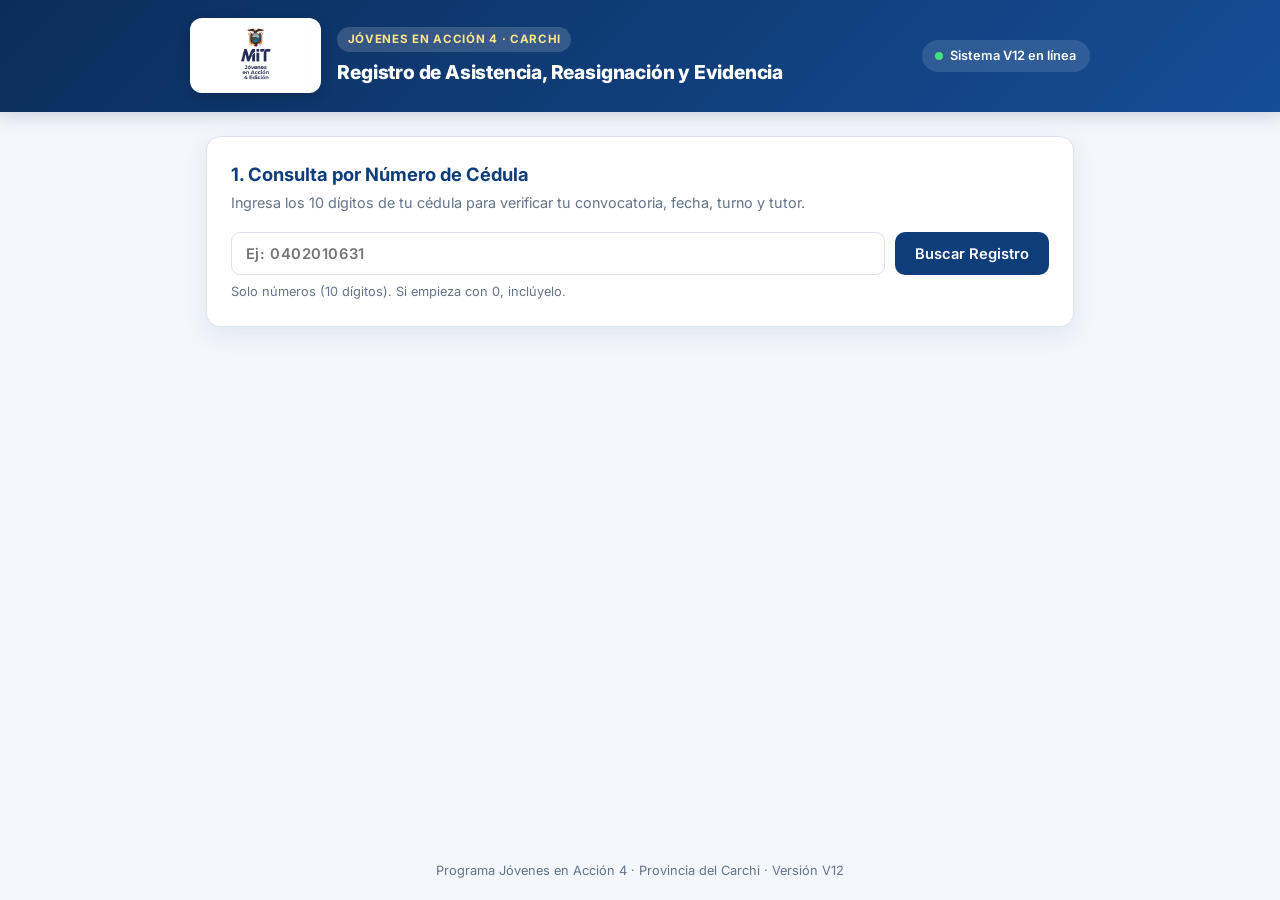
<file: index.html>
<!DOCTYPE html>
<html lang="es">
<head>
  <meta charset="UTF-8" />
  <meta name="viewport" content="width=device-width, initial-scale=1.0" />
  <title>Jóvenes en Acción 4 · Carchi</title>
  <link rel="icon" type="image/jpeg" href="IMG_2891.jpeg" />
  <link rel="apple-touch-icon" href="IMG_2891.jpeg" />
  <meta name="apple-mobile-web-app-title" content="Jóvenes en Acción 4 · Carchi" />
  <meta name="application-name" content="Jóvenes en Acción 4 · Carchi" />
  <link rel="preconnect" href="https://fonts.googleapis.com" />
  <link rel="preconnect" href="https://fonts.gstatic.com" crossorigin />
  <link href="https://fonts.googleapis.com/css2?family=Inter:wght@400;500;600;700;800&display=swap" rel="stylesheet" />
  <link rel="stylesheet" href="style.css?v=6" />
</head>
<body>
  <header class="topbar">
    <div class="topbar-inner">
      <div class="brand-wrap">
        <div class="logo-box">
          <img src="IMG_2891.jpeg" alt="MiT Jóvenes en Acción 4 Edición" class="brand-logo" />
        </div>
        <div class="brand">
          <span class="badge-program">JÓVENES EN ACCIÓN 4 · CARCHI</span>
          <h1>Registro de Asistencia, Reasignación y Evidencia</h1>
        </div>
      </div>
      <div class="status-pill" id="apiStatusPill">
        <span class="dot"></span>
        <span>Sistema V12 en línea</span>
      </div>
    </div>
  </header>

  <main class="container">
    <!-- PASO 1: BUSCADOR POR CÉDULA -->
    <section class="card search-card">
      <div class="card-header">
        <h2>1. Consulta por Número de Cédula</h2>
        <p>Ingresa los 10 dígitos de tu cédula para verificar tu convocatoria, fecha, turno y tutor.</p>
      </div>

      <form id="formBuscar" class="search-form" autocomplete="off">
        <div class="input-group">
          <input
            type="text"
            id="inputCedula"
            inputmode="numeric"
            maxlength="10"
            placeholder="Ej: 0402010631"
            required
          />
          <button type="submit" id="btnBuscar" class="btn btn-primary">
            Buscar Registro
          </button>
        </div>
        <small class="hint">Solo números (10 dígitos). Si empieza con 0, inclúyelo.</small>
      </form>

      <div id="mensajeBusqueda" class="alert hidden"></div>
    </section>

    <!-- PASO 2: FICHA DEL JOVEN Y FORMULARIO -->
    <section id="seccionResultado" class="hidden">
      <!-- TARJETA DE INFORMACIÓN DEL JOVEN -->
      <article class="card info-card">
        <div class="card-header row-between">
          <div>
            <span class="eyebrow">REGISTRO ENCONTRADO</span>
            <h2 id="lblNombre">—</h2>
          </div>
          <span id="badgeEstado" class="badge badge-pending">Pendiente</span>
        </div>

        <div id="bannerFechaConvocatoria" class="fecha-banner hidden">
          <span class="fecha-icon">📅</span>
          <div>
            <small>FECHA DE CONVOCATORIA</small>
            <strong id="lblFechaConvocatoria">—</strong>
          </div>
        </div>

        <div class="grid-datos">
          <div class="dato-box">
            <span class="dato-label">Cédula</span>
            <strong id="lblCedula">—</strong>
          </div>
          <div class="dato-box">
            <span class="dato-label">Cantón Domicilio</span>
            <strong id="lblCanton">—</strong>
          </div>
          <div class="dato-box">
            <span class="dato-label">Pestaña / Grupo Actual</span>
            <strong id="lblHojaActual">—</strong>
          </div>
          <div class="dato-box">
            <span class="dato-label">Tutor General</span>
            <strong id="lblTutor">—</strong>
          </div>
          <div class="dato-box">
            <span class="dato-label">Turno / Horario</span>
            <strong id="lblHorario">—</strong>
          </div>
          <div class="dato-box">
            <span class="dato-label">Grupo de Apoyo / Dependencia</span>
            <strong id="lblGrupoApoyo">—</strong>
          </div>
          <div class="dato-box">
            <span class="dato-label">Subtutor / Reasignación</span>
            <strong id="lblSubtutorActual">—</strong>
          </div>
          <div class="dato-box">
            <span class="dato-label">¿Estudia actualmente?</span>
            <strong id="lblEstudiaActual">—</strong>
          </div>
        </div>

        <!-- PANEL ADMINISTRATIVO DE TRASLADO CON PIN 2026 -->
        <div class="admin-panel">
          <button type="button" id="btnToggleAdmin" class="btn-link">
            🔒 Opciones de Tutor: Trasladar joven a otra hoja / grupo
          </button>

          <div id="boxAdminReasignar" class="admin-box hidden">
            <p class="admin-note">
              Traslada físicamente este registro hacia otra pestaña de la Base Maestra (conservando su cantón de domicilio y actualizando el Buscador).
            </p>
            <div class="admin-grid">
              <div>
                <label for="selectNuevaHoja">Pestaña / Grupo Destino</label>
                <select id="selectNuevaHoja">
                  <option value="">-- Selecciona destino --</option>
                  <option value="Grupo Prioritario">Grupo Prioritario</option>
                  <option value="Fin de Semana">Fin de Semana</option>
                  <option value="Ximena">Ximena</option>
                  <option value="Patricio">Patricio</option>
                  <option value="Tulcán">Tulcán</option>
                  <option value="Montúfar">Montúfar</option>
                  <option value="Espejo">Espejo</option>
                  <option value="Mira">Mira</option>
                  <option value="Bolívar">Bolívar</option>
                  <option value="San Pedro de Huaca">San Pedro de Huaca</option>
                  <option value="No Presentados">No Presentados</option>
                  <option value="Sin Cantón">Sin Cantón</option>
                </select>
              </div>
              <div>
                <label for="inputPinAdmin">PIN de Tutor</label>
                <input type="password" id="inputPinAdmin" maxlength="8" placeholder="PIN" />
              </div>
              <div class="admin-btn-wrap">
                <button type="button" id="btnEjecutarTraslado" class="btn btn-warning">
                  Ejecutar Traslado
                </button>
              </div>
            </div>
            <div id="mensajeAdmin" class="alert hidden"></div>
          </div>
        </div>
      </article>

      <!-- TARJETA 2: CONFIRMACIÓN DE DATOS Y EVIDENCIA FOTOGRÁFICA -->
      <article class="card form-card">
        <div class="card-header">
          <h2>2. Confirmación de Datos y Evidencia Fotográfica</h2>
          <p id="subtituloFormulario">
            Completa tus datos de seguimiento y sube tu fotografía de asistencia.
          </p>
        </div>

        <form id="formRegistro">
          <div id="bloqueActualizacionDatos">
            <div class="form-grid">
              <div class="form-group">
                <label for="selectEstudia">¿Estudia actualmente? *</label>
                <select id="selectEstudia" required onchange="toggleCampoDondeEstudia(this.value)">
                  <option value="">-- Selecciona una opción --</option>
                  <option value="Sí">Sí</option>
                  <option value="No">No</option>
                </select>
              </div>

              <div class="form-group">
                <label for="selectSubtutor">Subtutor / Reasignación *</label>
                <select id="selectSubtutor" required>
                  <option value="">Selecciona tu subtutor o grupo...</option>
                  <option value="Mantenerme en el actual">Mantenerme en el actual</option>
                  <option value="Tenencia o jefatura política">Tenencia o jefatura política</option>
                  <option value="Puntos digitales">Puntos digitales</option>
                  <option value="Gestión documental Ximena R">Gestión documental Ximena R</option>
                  <option value="Gestión documental Patricio E">Gestión documental Patricio E</option>
                  <option value="Apoyo administrativo">Apoyo administrativo</option>
                  <option value="Apoyo comunitario">Apoyo comunitario</option>
                  <option value="Grupo Prioritario">Grupo Prioritario</option>
                </select>
              </div>

              <div class="form-group full-width hidden" id="grupoDondeEstudia" style="display: none;">
                <label for="inputDondeEstudia">¿Dónde estudia? (Institución / Universidad / Colegio) *</label>
                <input
                  type="text"
                  id="inputDondeEstudia"
                  maxlength="120"
                  placeholder="Escribe el nombre de tu Universidad, Instituto o Colegio..."
                />
              </div>

              <div class="form-group hidden" id="grupoCantonUbicacion">
                <label for="selectCantonUbicado">Cantón donde realiza actividades *</label>
                <select id="selectCantonUbicado">
                  <option value="">-- Selecciona cantón --</option>
                  <option value="Tulcán">Tulcán</option>
                  <option value="Montúfar">Montúfar</option>
                  <option value="Espejo">Espejo</option>
                  <option value="Mira">Mira</option>
                  <option value="Bolívar">Bolívar</option>
                  <option value="San Pedro de Huaca">San Pedro de Huaca</option>
                </select>
              </div>

              <div class="form-group full-width">
                <label for="inputObservacion">Observación o novedad (opcional)</label>
                <input
                  type="text"
                  id="inputObservacion"
                  maxlength="140"
                  placeholder="Ej: Asiste puntual / Cambio de horario autorizado"
                />
              </div>
            </div>
          </div>

          <div class="foto-section">
            <label class="foto-label">Fotografía de Evidencia / Asistencia *</label>
            <p class="foto-hint">
              Puedes tomar una foto con la cámara o seleccionar una imagen. Se guardará automáticamente con tu número de cédula.
            </p>

            <div class="foto-actions">
              <label for="inputFotoCamara" class="btn btn-secondary">📷 Tomar Foto</label>
              <input type="file" id="inputFotoCamara" accept="image/*" capture="user" class="hidden-file" />

              <label for="inputFotoGaleria" class="btn btn-outline">🖼️ Subir desde Galería</label>
              <input type="file" id="inputFotoGaleria" accept="image/*" class="hidden-file" />
            </div>

            <div id="previewContainer" class="preview-box hidden">
              <img id="imgPreview" alt="Vista previa de evidencia" />
              <button type="button" id="btnQuitarFoto" class="btn-remove-foto">✕ Quitar imagen</button>
            </div>
          </div>

          <div class="submit-bar">
            <button type="submit" id="btnGuardar" class="btn btn-success btn-lg">
              Guardar Registro y Subir Evidencia
            </button>
          </div>
        </form>

        <div id="mensajeGuardado" class="alert hidden"></div>
      </article>

      <!-- TARJETA 3: ACTIVIDAD ADICIONAL — CAPACITACIÓN Y ENTREGA DE CERTIFICADOS -->
      <article id="seccionCertificados" class="card cert-card hidden">
        <div class="card-header row-between">
          <div>
            <span class="eyebrow-cert">🔓 SECCIÓN DESBLOQUEADA · ACTIVIDAD ADICIONAL</span>
            <h2>3. Capacitación Virtual y Entrega de Certificados</h2>
          </div>
          <span class="badge badge-info">Mínimo 2 / semana</span>
        </div>

        <div class="cert-info-box">
          <p class="cert-desc">
            Como parte de tu formación integral en <strong>Jóvenes en Acción 4</strong>, esta es una
            <strong>actividad adicional de cumplimiento obligatorio</strong> que podrás desarrollar de manera continua
            <strong>a partir del 29</strong>.
          </p>
          <ul class="cert-rules">
            <li>📌 <strong>Escoge la plataforma oficial de tu preferencia</strong> entre las tres opciones habilitadas abajo.</li>
            <li>📌 Completa los cursos de tu interés y obtén tus certificados aprobados.</li>
            <li>📌 Debes subir en este apartado <strong>al menos dos (2) certificados por semana</strong> mediante fotografía o captura nítida.</li>
          </ul>

          <p class="platform-choose-label">Elige una plataforma de capacitación para ingresar:</p>
          <div class="platform-grid">
            <a href="https://capacitateparaelempleo.org/cursos" target="_blank" rel="noopener noreferrer" class="btn btn-platform">
              🎓 Capacítate para el Empleo ↗
            </a>
            <a href="https://elearning.trabajo.gob.ec/" target="_blank" rel="noopener noreferrer" class="btn btn-platform btn-platform-alt">
              💼 Ministerio del Trabajo (E-Learning) ↗
            </a>
            <a href="https://cursos.seps.gob.ec/login/index.php" target="_blank" rel="noopener noreferrer" class="btn btn-platform btn-platform-seps">
              🏛️ Cursos Virtuales SEPS ↗
            </a>
          </div>
        </div>

        <form id="formCertificado" class="cert-form">
          <div class="form-grid">
            <div class="form-group">
              <label for="selectPlataformaCert">Plataforma donde realizaste el curso *</label>
              <select id="selectPlataformaCert" required>
                <option value="">-- Selecciona plataforma --</option>
                <option value="Capacítate para el Empleo">Capacítate para el Empleo</option>
                <option value="Ministerio del Trabajo (E-Learning)">Ministerio del Trabajo (E-Learning)</option>
                <option value="Cursos Virtuales SEPS">Cursos Virtuales SEPS</option>
              </select>
            </div>

            <div class="form-group">
              <label for="selectSemanaCert">Semana de Entrega *</label>
              <select id="selectSemanaCert" required>
                <option value="">-- Selecciona semana --</option>
                <option value="Semana 1 (Desde el 29)">Semana 1 (Desde el 29)</option>
                <option value="Semana 2">Semana 2</option>
                <option value="Semana 3">Semana 3</option>
                <option value="Semana 4">Semana 4</option>
                <option value="Semana Adicional">Semana Adicional</option>
              </select>
            </div>

            <div class="form-group full-width">
              <label for="inputNombreCurso">Nombre del Curso Aprobado *</label>
              <input
                type="text"
                id="inputNombreCurso"
                maxlength="120"
                placeholder="Ej: Atención al Cliente / Emprendimiento / Finanzas Personales"
                required
              />
            </div>
          </div>

          <div class="foto-section cert-upload-box">
            <label class="foto-label">Fotografía o Captura del Certificado (Solo Imagen JPG/PNG) *</label>
            <p class="foto-hint">
              Para optimizar el almacenamiento, sube únicamente una <strong>foto o captura de pantalla legible</strong> de tu certificado (no PDF). Se optimizará automáticamente antes de guardarse.
            </p>

            <div class="foto-actions">
              <label for="inputCertCamara" class="btn btn-secondary">📷 Tomar Foto al Certificado</label>
              <input type="file" id="inputCertCamara" accept="image/*" capture="environment" class="hidden-file" />

              <label for="inputArchivoCertificado" class="btn btn-outline">🖼️ Subir Captura / Imagen desde Galería</label>
              <input type="file" id="inputArchivoCertificado" accept="image/*" class="hidden-file" />
            </div>

            <div id="previewCertContainer" class="preview-box hidden">
              <img id="imgCertPreview" alt="Vista previa del certificado" />
              <div class="cert-meta-row">
                <span id="lblInfoPesoCert" class="cert-size-badge">Imagen optimizada</span>
                <button type="button" id="btnQuitarCert" class="btn-remove-foto">✕ Quitar imagen</button>
              </div>
            </div>
          </div>

          <button type="submit" id="btnSubirCertificado" class="btn btn-primary btn-lg">
            📤 Subir Foto de Certificado
          </button>
        </form>

        <div id="mensajeCertificado" class="alert hidden"></div>
      </article>
    </section>
  </main>

  <footer class="footer">
    <p>Programa Jóvenes en Acción 4 · Provincia del Carchi · Versión V12</p>
  </footer>

  <script>
    const API_URL = 'https://script.google.com/macros/s/AKfycbxqPXZgf_m5RBI8vZQTBmMjqP0comWW6mQDP1CqRpRnsj57aMO2WM-9v0-dv94rTYnJ8A/exec';
    const TOKEN_SEGURIDAD = 'JEA4Carchi2026';

    let registroActual = null;
    let fotoBase64 = '';
    let fotoMime = 'image/jpeg';
    let certBase64 = '';
    let certMime = 'image/jpeg';

    const formBuscar = document.getElementById('formBuscar');
    const inputCedula = document.getElementById('inputCedula');
    const btnBuscar = document.getElementById('btnBuscar');
    const mensajeBusqueda = document.getElementById('mensajeBusqueda');
    const seccionResultado = document.getElementById('seccionResultado');

    const lblNombre = document.getElementById('lblNombre');
    const badgeEstado = document.getElementById('badgeEstado');
    const bannerFechaConvocatoria = document.getElementById('bannerFechaConvocatoria');
    const lblFechaConvocatoria = document.getElementById('lblFechaConvocatoria');
    const lblCedula = document.getElementById('lblCedula');
    const lblCanton = document.getElementById('lblCanton');
    const lblHojaActual = document.getElementById('lblHojaActual');
    const lblTutor = document.getElementById('lblTutor');
    const lblHorario = document.getElementById('lblHorario');
    const lblGrupoApoyo = document.getElementById('lblGrupoApoyo');
    const lblSubtutorActual = document.getElementById('lblSubtutorActual');
    const lblEstudiaActual = document.getElementById('lblEstudiaActual');

    const btnToggleAdmin = document.getElementById('btnToggleAdmin');
    const boxAdminReasignar = document.getElementById('boxAdminReasignar');
    const selectNuevaHoja = document.getElementById('selectNuevaHoja');
    const inputPinAdmin = document.getElementById('inputPinAdmin');
    const btnEjecutarTraslado = document.getElementById('btnEjecutarTraslado');
    const mensajeAdmin = document.getElementById('mensajeAdmin');

    const formRegistro = document.getElementById('formRegistro');
    const bloqueActualizacionDatos = document.getElementById('bloqueActualizacionDatos');
    const subtituloFormulario = document.getElementById('subtituloFormulario');
    const selectEstudia = document.getElementById('selectEstudia');
    const grupoDondeEstudia = document.getElementById('grupoDondeEstudia');
    const inputDondeEstudia = document.getElementById('inputDondeEstudia');
    const selectSubtutor = document.getElementById('selectSubtutor');
    const grupoCantonUbicacion = document.getElementById('grupoCantonUbicacion');
    const selectCantonUbicado = document.getElementById('selectCantonUbicado');
    const inputObservacion = document.getElementById('inputObservacion');

    const inputFotoCamara = document.getElementById('inputFotoCamara');
    const inputFotoGaleria = document.getElementById('inputFotoGaleria');
    const previewContainer = document.getElementById('previewContainer');
    const imgPreview = document.getElementById('imgPreview');
    const btnQuitarFoto = document.getElementById('btnQuitarFoto');
    const btnGuardar = document.getElementById('btnGuardar');
    const mensajeGuardado = document.getElementById('mensajeGuardado');

    const seccionCertificados = document.getElementById('seccionCertificados');
    const formCertificado = document.getElementById('formCertificado');
    const selectPlataformaCert = document.getElementById('selectPlataformaCert');
    const selectSemanaCert = document.getElementById('selectSemanaCert');
    const inputNombreCurso = document.getElementById('inputNombreCurso');
    const inputCertCamara = document.getElementById('inputCertCamara');
    const inputArchivoCertificado = document.getElementById('inputArchivoCertificado');
    const previewCertContainer = document.getElementById('previewCertContainer');
    const imgCertPreview = document.getElementById('imgCertPreview');
    const lblInfoPesoCert = document.getElementById('lblInfoPesoCert');
    const btnQuitarCert = document.getElementById('btnQuitarCert');
    const btnSubirCertificado = document.getElementById('btnSubirCertificado');
    const mensajeCertificado = document.getElementById('mensajeCertificado');

    async function postConReintento(payload, boton, textoBase) {
      for (let intento = 1; intento <= 3; intento++) {
        try {
          if (intento > 1 && boton) {
            boton.textContent = `${textoBase} (reintento ${intento}/3)...`;
          }
          const resp = await fetch(API_URL, {
            method: 'POST',
            headers: { 'Content-Type': 'text/plain;charset=utf-8' },
            body: JSON.stringify(payload)
          });
          if (!resp.ok) throw new Error('HTTP ' + resp.status);
          return await resp.json();
        } catch (err) {
          if (intento === 3) throw err;
          await new Promise(r => setTimeout(r, 1200));
        }
      }
    }

    function toggleCampoDondeEstudia(valor) {
      if (!grupoDondeEstudia || !inputDondeEstudia) return;
      if (valor === 'Sí') {
        grupoDondeEstudia.classList.remove('hidden');
        grupoDondeEstudia.style.display = 'block';
        inputDondeEstudia.required = true;
      } else {
        grupoDondeEstudia.classList.add('hidden');
        grupoDondeEstudia.style.display = 'none';
        inputDondeEstudia.required = false;
        inputDondeEstudia.value = '';
      }
    }

    inputCedula.addEventListener('input', () => {
      inputCedula.value = inputCedula.value.replace(/\D/g, '').slice(0, 10);
    });

    formBuscar.addEventListener('submit', async (e) => {
      e.preventDefault();
      const cedula = inputCedula.value.trim();

      if (!/^[0-9]{10}$/.test(cedula)) {
        mostrarAlerta(mensajeBusqueda, 'Ingresa un número de cédula válido de 10 dígitos.', 'error');
        return;
      }

      ocultarAlerta(mensajeBusqueda);
      ocultarAlerta(mensajeGuardado);
      ocultarAlerta(mensajeAdmin);
      ocultarAlerta(mensajeCertificado);
      seccionResultado.classList.add('hidden');

      btnBuscar.disabled = true;
      btnBuscar.textContent = 'Buscando...';

      try {
        const url = `${API_URL}?action=buscar&cedula=${encodeURIComponent(cedula)}&_t=${Date.now()}`;
        const resp = await fetch(url);
        const data = await resp.json();

        if (!data.ok) {
          mostrarAlerta(mensajeBusqueda, data.error || 'Error al consultar el registro.', 'error');
          return;
        }

        if (!data.encontrado) {
          mostrarAlerta(
            mensajeBusqueda,
            `No se encontró ningún beneficiario con la cédula ${cedula} en la Base Maestra V12.`,
            'error'
          );
          return;
        }

        registroActual = data.registro;
        renderizarFichaJoven(registroActual);
        seccionResultado.classList.remove('hidden');
      } catch (err) {
        mostrarAlerta(
          mensajeBusqueda,
          'No se pudo conectar con el servidor. Verifica tu conexión a internet e inténtalo de nuevo.',
          'error'
        );
      } finally {
        btnBuscar.disabled = false;
        btnBuscar.textContent = 'Buscar Registro';
      }
    });

    function renderizarFichaJoven(reg) {
      lblNombre.textContent = reg.nombre || '—';
      lblCedula.textContent = reg.cedula || '—';
      lblCanton.textContent = reg.canton || '—';
      lblHojaActual.textContent = reg.hojaOrigen || '—';
      lblTutor.textContent = reg.tutorGeneral || '—';
      lblHorario.textContent = reg.horario || 'Por confirmar';
      lblGrupoApoyo.textContent = reg.grupoApoyo || '—';
      lblSubtutorActual.textContent = reg.subtutor || 'Sin asignar';
      lblEstudiaActual.textContent = reg.estudia || 'Por confirmar';

      if (reg.fechaConvocatoria) {
        lblFechaConvocatoria.textContent = reg.fechaConvocatoria;
        bannerFechaConvocatoria.classList.remove('hidden');
      } else {
        bannerFechaConvocatoria.classList.add('hidden');
      }

      limpiarFoto();
      limpiarCertificado();
      inputObservacion.value = '';

      const esSinUbicacion = reg.hojaOrigen === 'No Presentados' || reg.hojaOrigen === 'Sin Cantón';
      if (esSinUbicacion) {
        grupoCantonUbicacion.classList.remove('hidden');
        selectCantonUbicado.required = true;
      } else {
        grupoCantonUbicacion.classList.add('hidden');
        selectCantonUbicado.required = false;
        selectCantonUbicado.value = '';
      }

      if (reg.yaActualizo) {
        badgeEstado.textContent = 'Datos Confirmados';
        badgeEstado.className = 'badge badge-done';
        bloqueActualizacionDatos.classList.add('hidden');
        selectEstudia.required = false;
        selectSubtutor.required = false;
        toggleCampoDondeEstudia('No');
        subtituloFormulario.textContent =
          'Tus datos base ya fueron confirmados. Sube aquí tu nueva fotografía de asistencia o evidencia.';
        btnGuardar.textContent = 'Subir Nueva Evidencia Fotográfica';
        seccionCertificados.classList.remove('hidden');
      } else {
        badgeEstado.textContent = 'Pendiente de Confirmar';
        badgeEstado.className = 'badge badge-pending';
        bloqueActualizacionDatos.classList.remove('hidden');
        selectEstudia.required = true;
        selectSubtutor.required = true;
        selectEstudia.value = '';
        selectSubtutor.value = '';
        toggleCampoDondeEstudia('');
        subtituloFormulario.textContent =
          'Confirma si estudias actualmente, verifica tu subtutor y adjunta tu fotografía de asistencia.';
        btnGuardar.textContent = 'Guardar Registro y Subir Evidencia';
        seccionCertificados.classList.add('hidden');
      }
    }

    btnToggleAdmin.addEventListener('click', () => {
      boxAdminReasignar.classList.toggle('hidden');
      ocultarAlerta(mensajeAdmin);
    });

    btnEjecutarTraslado.addEventListener('click', async () => {
      if (!registroActual) return;
      const nuevaHoja = selectNuevaHoja.value.trim();
      const pin = inputPinAdmin.value.trim();

      if (!nuevaHoja) {
        mostrarAlerta(mensajeAdmin, 'Selecciona la pestaña o grupo de destino.', 'error');
        return;
      }
      if (!pin) {
        mostrarAlerta(mensajeAdmin, 'Ingresa el PIN de tutor para autorizar el traslado.', 'error');
        return;
      }

      btnEjecutarTraslado.disabled = true;
      btnEjecutarTraslado.textContent = 'Trasladando...';
      ocultarAlerta(mensajeAdmin);

      try {
        const data = await postConReintento({
          token: TOKEN_SEGURIDAD,
          action: 'reasignar_hoja',
          cedula: registroActual.cedula,
          nuevaHoja: nuevaHoja,
          pin: pin
        }, btnEjecutarTraslado, 'Trasladando');

        if (!data.ok) {
          mostrarAlerta(mensajeAdmin, data.error || 'No se pudo completar el traslado.', 'error');
          return;
        }

        if (data.registro) {
          registroActual = data.registro;
          renderizarFichaJoven(registroActual);
        }
        inputPinAdmin.value = '';
        selectNuevaHoja.value = '';
        mostrarAlerta(mensajeAdmin, `✓ Registro trasladado correctamente a "${data.hojaDestino}".`, 'success');
      } catch (err) {
        mostrarAlerta(mensajeAdmin, 'Error de red al intentar trasladar el registro.', 'error');
      } finally {
        btnEjecutarTraslado.disabled = false;
        btnEjecutarTraslado.textContent = 'Ejecutar Traslado';
      }
    });

    function comprimirImagen(file, maxWidth, calidad, callbackOk, callbackError) {
      if (!file) return;
      if (!file.type.startsWith('image/')) {
        callbackError('Formato no permitido. Selecciona únicamente una fotografía o captura de pantalla (JPG/PNG), no PDF.');
        return;
      }

      const reader = new FileReader();
      reader.onload = (ev) => {
        const img = new Image();
        img.onload = () => {
          let width = img.width;
          let height = img.height;

          if (width > maxWidth) {
            height = Math.round((height * maxWidth) / width);
            width = maxWidth;
          }

          const canvas = document.createElement('canvas');
          canvas.width = width;
          canvas.height = height;
          const ctx = canvas.getContext('2d');
          ctx.drawImage(img, 0, 0, width, height);

          const dataUrl = canvas.toDataURL('image/jpeg', calidad);
          const base64 = dataUrl.split(',')[1];
          const pesoKb = Math.round((base64.length * 3) / 4 / 1024);

          callbackOk({ dataUrl, base64, mime: 'image/jpeg', pesoKb });
        };
        img.onerror = () => callbackError('No se pudo procesar la imagen. Intenta con una captura de pantalla.');
        img.src = ev.target.result;
      };
      reader.readAsDataURL(file);
    }

    function manejarFotoAsistencia(file) {
      if (!file) return;
      btnGuardar.disabled = true;
      btnGuardar.textContent = 'Optimizando foto...';

      comprimirImagen(
        file,
        850,
        0.68,
        (res) => {
          fotoBase64 = res.base64;
          fotoMime = res.mime;
          imgPreview.src = res.dataUrl;
          previewContainer.classList.remove('hidden');
          ocultarAlerta(mensajeGuardado);
          btnGuardar.disabled = false;
          btnGuardar.textContent = registroActual && registroActual.yaActualizo
            ? 'Subir Nueva Evidencia Fotográfica'
            : 'Guardar Registro y Subir Evidencia';
        },
        (errMsg) => {
          mostrarAlerta(mensajeGuardado, errMsg, 'error');
          btnGuardar.disabled = false;
          btnGuardar.textContent = registroActual && registroActual.yaActualizo
            ? 'Subir Nueva Evidencia Fotográfica'
            : 'Guardar Registro y Subir Evidencia';
        }
      );
    }

    inputFotoCamara.addEventListener('change', (e) => manejarFotoAsistencia(e.target.files[0]));
    inputFotoGaleria.addEventListener('change', (e) => manejarFotoAsistencia(e.target.files[0]));
    btnQuitarFoto.addEventListener('click', limpiarFoto);

    function limpiarFoto() {
      fotoBase64 = '';
      inputFotoCamara.value = '';
      inputFotoGaleria.value = '';
      imgPreview.src = '';
      previewContainer.classList.add('hidden');
    }

    formRegistro.addEventListener('submit', async (e) => {
      e.preventDefault();
      if (!registroActual) return;

      if (!fotoBase64) {
        mostrarAlerta(mensajeGuardado, 'Debes tomar o subir una fotografía de evidencia antes de guardar.', 'error');
        return;
      }

      const actualizarDatos = !registroActual.yaActualizo;
      if (actualizarDatos) {
        if (!selectEstudia.value) {
          mostrarAlerta(mensajeGuardado, 'Selecciona si estudias actualmente.', 'error');
          return;
        }
        if (selectEstudia.value === 'Sí' && !inputDondeEstudia.value.trim()) {
          mostrarAlerta(mensajeGuardado, 'Escribe el nombre de la institución educativa donde estudias.', 'error');
          return;
        }
        if (!selectSubtutor.value) {
          mostrarAlerta(mensajeGuardado, 'Selecciona la opción de Subtutor / Reasignación.', 'error');
          return;
        }
        if (selectCantonUbicado.required && !selectCantonUbicado.value) {
          mostrarAlerta(mensajeGuardado, 'Selecciona el cantón donde realizas actividades.', 'error');
          return;
        }
      }

      btnGuardar.disabled = true;
      btnGuardar.textContent = 'Guardando y subiendo foto...';
      ocultarAlerta(mensajeGuardado);

      const textoDondeEstudia = actualizarDatos && selectEstudia.value === 'Sí'
        ? inputDondeEstudia.value.trim()
        : '';

      const observacionFinal = [
        textoDondeEstudia ? `Estudia en: ${textoDondeEstudia}` : '',
        inputObservacion.value.trim()
      ].filter(Boolean).join(' | ');

      try {
        const payload = {
          token: TOKEN_SEGURIDAD,
          action: 'registrar',
          cedula: registroActual.cedula,
          hojaOrigen: registroActual.hojaOrigen,
          filaOrigen: registroActual.filaOrigen,
          tutorGeneral: registroActual.tutorGeneral,
          actualizarDatos: actualizarDatos,
          estudia: actualizarDatos ? selectEstudia.value : registroActual.estudia,
          dondeEstudia: textoDondeEstudia,
          subtutor: actualizarDatos ? selectSubtutor.value : registroActual.subtutor,
          cantonUbicado: selectCantonUbicado.value || registroActual.hojaOrigen,
          observacion: observacionFinal,
          selfieBase64: fotoBase64,
          selfieMime: fotoMime
        };

        const data = await postConReintento(payload, btnGuardar, 'Guardando foto');
        if (!data.ok) {
          mostrarAlerta(mensajeGuardado, data.error || 'Ocurrió un error al guardar.', 'error');
          return;
        }

        if (actualizarDatos) {
          registroActual.yaActualizo = true;
          registroActual.estudia = payload.estudia;
          registroActual.subtutor = payload.subtutor;
          if (data.hojaDestino) registroActual.hojaOrigen = data.hojaDestino;
          if (data.filaDestino) registroActual.filaOrigen = data.filaDestino;
        }
        renderizarFichaJoven(registroActual);

        mostrarAlerta(
          mensajeGuardado,
          '✓ ¡Registro guardado con éxito! Se ha desbloqueado abajo la Sección 3 para que subas las fotos de tus certificados.',
          'success'
        );

        seccionCertificados.classList.remove('hidden');
        seccionCertificados.scrollIntoView({ behavior: 'smooth', block: 'start' });
      } catch (err) {
        mostrarAlerta(
          mensajeGuardado,
          'Error de conexión al enviar los datos. Verifica tu señal e inténtalo nuevamente.',
          'error'
        );
      } finally {
        btnGuardar.disabled = false;
        btnGuardar.textContent = registroActual && registroActual.yaActualizo
          ? 'Subir Nueva Evidencia Fotográfica'
          : 'Guardar Registro y Subir Evidencia';
      }
    });

    function manejarFotoCertificado(file) {
      if (!file) return;
      btnSubirCertificado.disabled = true;
      btnSubirCertificado.textContent = 'Optimizando certificado...';

      comprimirImagen(
        file,
        950,
        0.72,
        (res) => {
          certBase64 = res.base64;
          certMime = res.mime;
          imgCertPreview.src = res.dataUrl;
          lblInfoPesoCert.textContent = `✓ Imagen optimizada (${res.pesoKb} KB)`;
          previewCertContainer.classList.remove('hidden');
          ocultarAlerta(mensajeCertificado);
          btnSubirCertificado.disabled = false;
          btnSubirCertificado.textContent = '📤 Subir Foto de Certificado';
        },
        (errMsg) => {
          limpiarCertificado();
          mostrarAlerta(mensajeCertificado, errMsg, 'error');
          btnSubirCertificado.disabled = false;
          btnSubirCertificado.textContent = '📤 Subir Foto de Certificado';
        }
      );
    }

    inputCertCamara.addEventListener('change', (e) => manejarFotoCertificado(e.target.files[0]));
    inputArchivoCertificado.addEventListener('change', (e) => manejarFotoCertificado(e.target.files[0]));
    btnQuitarCert.addEventListener('click', limpiarCertificado);

    function limpiarCertificado() {
      certBase64 = '';
      certMime = 'image/jpeg';
      inputCertCamara.value = '';
      inputArchivoCertificado.value = '';
      imgCertPreview.src = '';
      previewCertContainer.classList.add('hidden');
    }

    formCertificado.addEventListener('submit', async (e) => {
      e.preventDefault();
      if (!registroActual) return;

      const plataforma = selectPlataformaCert.value.trim();
      const semana = selectSemanaCert.value.trim();
      const curso = inputNombreCurso.value.trim();

      if (!plataforma) {
        mostrarAlerta(mensajeCertificado, 'Selecciona la plataforma donde realizaste el curso.', 'error');
        return;
      }
      if (!semana) {
        mostrarAlerta(mensajeCertificado, 'Selecciona la semana de entrega.', 'error');
        return;
      }
      if (!curso) {
        mostrarAlerta(mensajeCertificado, 'Escribe el nombre del curso aprobado.', 'error');
        return;
      }
      if (!certBase64) {
        mostrarAlerta(mensajeCertificado, 'Toma una foto o sube una captura de pantalla de tu certificado.', 'error');
        return;
      }

      btnSubirCertificado.disabled = true;
      btnSubirCertificado.textContent = 'Subiendo foto de certificado...';
      ocultarAlerta(mensajeCertificado);

      try {
        const payload = {
          token: TOKEN_SEGURIDAD,
          action: 'registrar',
          tipoEvidencia: 'CERTIFICADO',
          cedula: registroActual.cedula,
          hojaOrigen: registroActual.hojaOrigen,
          filaOrigen: registroActual.filaOrigen,
          tutorGeneral: registroActual.tutorGeneral,
          actualizarDatos: false,
          estudia: registroActual.estudia,
          subtutor: registroActual.subtutor,
          cantonUbicado: registroActual.hojaOrigen,
          observacion: `CERTIFICADO [${plataforma}] (${semana}): ${curso}`,
          selfieBase64: certBase64,
          selfieMime: certMime
        };

        const data = await postConReintento(payload, btnSubirCertificado, 'Subiendo certificado');
        if (!data.ok) {
          mostrarAlerta(mensajeCertificado, data.error || 'No se pudo subir el certificado.', 'error');
          return;
        }

        mostrarAlerta(
          mensajeCertificado,
          `✓ ¡Certificado "${curso}" (${plataforma} · ${semana}) guardado como imagen ligera! Ya puedes subir tu siguiente certificado.`,
          'success'
        );
        inputNombreCurso.value = '';
        limpiarCertificado();
      } catch (err) {
        mostrarAlerta(
          mensajeCertificado,
          'Error de conexión al enviar el certificado. Verifica tu señal e inténtalo nuevamente.',
          'error'
        );
      } finally {
        btnSubirCertificado.disabled = false;
        btnSubirCertificado.textContent = '📤 Subir Foto de Certificado';
      }
    });

    function mostrarAlerta(el, texto, tipo) {
      el.textContent = texto;
      el.className = `alert alert-${tipo}`;
      el.classList.remove('hidden');
    }

    function ocultarAlerta(el) {
      el.classList.add('hidden');
      el.textContent = '';
    }
  </script>
</body>
</html>
</file>
<file: style.css>
:root {
  --bg: #f3f6fb;
  --surface: #ffffff;
  --primary: #0f3d7a;
  --primary-hover: #0a2c59;
  --accent: #f59e0b;
  --success: #15803d;
  --success-hover: #116631;
  --danger: #b91c1c;
  --text: #1e293b;
  --muted: #64748b;
  --border: #dce3ee;
  --radius: 14px;
  --shadow: 0 8px 24px rgba(15, 61, 122, 0.08);
}

* {
  box-sizing: border-box;
  margin: 0;
  padding: 0;
}

body {
  font-family: 'Inter', -apple-system, BlinkMacSystemFont, sans-serif;
  background-color: var(--bg);
  color: var(--text);
  line-height: 1.5;
  min-height: 100vh;
  display: flex;
  flex-direction: column;
}

.topbar {
  background: linear-gradient(135deg, #0b2d5b 0%, #154d96 100%);
  color: #ffffff;
  padding: 1.15rem 1rem;
  box-shadow: 0 4px 16px rgba(11, 45, 91, 0.18);
}

.topbar-inner {
  max-width: 900px;
  margin: 0 auto;
  display: flex;
  justify-content: space-between;
  align-items: center;
  gap: 1rem;
  flex-wrap: wrap;
}

.brand-wrap {
  display: flex;
  align-items: center;
  gap: 1rem;
}

.logo-box {
  background: #ffffff;
  padding: 0.4rem 0.65rem;
  border-radius: 12px;
  box-shadow: 0 4px 12px rgba(0, 0, 0, 0.16);
  display: flex;
  align-items: center;
  justify-content: center;
  flex-shrink: 0;
}

.brand-logo {
  height: 62px;
  width: auto;
  display: block;
  object-fit: contain;
}

.badge-program {
  display: inline-block;
  background: rgba(255, 255, 255, 0.16);
  color: #fde68a;
  font-size: 0.72rem;
  font-weight: 700;
  letter-spacing: 0.06em;
  padding: 0.25rem 0.65rem;
  border-radius: 999px;
  margin-bottom: 0.35rem;
}

.brand h1 {
  font-size: 1.2rem;
  font-weight: 800;
  letter-spacing: -0.01em;
}

.status-pill {
  display: inline-flex;
  align-items: center;
  gap: 0.45rem;
  background: rgba(255, 255, 255, 0.12);
  padding: 0.4rem 0.85rem;
  border-radius: 999px;
  font-size: 0.8rem;
  font-weight: 600;
}

.status-pill .dot {
  width: 8px;
  height: 8px;
  border-radius: 50%;
  background: #4ade80;
}

.container {
  max-width: 900px;
  width: 100%;
  margin: 1.5rem auto;
  padding: 0 1rem;
  flex: 1;
}

.card {
  background: var(--surface);
  border: 1px solid var(--border);
  border-radius: var(--radius);
  box-shadow: var(--shadow);
  padding: 1.5rem;
  margin-bottom: 1.35rem;
}

.card-header {
  margin-bottom: 1.15rem;
}

.card-header h2 {
  font-size: 1.15rem;
  font-weight: 700;
  color: var(--primary);
}

.card-header p {
  font-size: 0.9rem;
  color: var(--muted);
  margin-top: 0.25rem;
}

.row-between {
  display: flex;
  justify-content: space-between;
  align-items: flex-start;
  gap: 1rem;
  flex-wrap: wrap;
}

.eyebrow {
  font-size: 0.72rem;
  font-weight: 700;
  text-transform: uppercase;
  letter-spacing: 0.06em;
  color: var(--muted);
}

.eyebrow-cert {
  display: inline-block;
  font-size: 0.72rem;
  font-weight: 800;
  text-transform: uppercase;
  letter-spacing: 0.05em;
  color: #0369a1;
  margin-bottom: 0.2rem;
}

.search-form .input-group {
  display: flex;
  gap: 0.65rem;
}

.search-form input {
  flex: 1;
  padding: 0.8rem 1rem;
  font-size: 1.05rem;
  font-weight: 600;
  letter-spacing: 0.04em;
  border: 2px solid var(--border);
  border-radius: 10px;
  transition: border-color 0.2s;
}

.search-form input:focus {
  outline: none;
  border-color: var(--primary);
}

.hint {
  display: block;
  margin-top: 0.45rem;
  font-size: 0.8rem;
  color: var(--muted);
}

.btn {
  display: inline-flex;
  align-items: center;
  justify-content: center;
  gap: 0.45rem;
  border: none;
  border-radius: 10px;
  padding: 0.78rem 1.25rem;
  font-family: inherit;
  font-size: 0.92rem;
  font-weight: 600;
  text-decoration: none;
  cursor: pointer;
  transition: all 0.18s ease;
}

.btn:disabled {
  opacity: 0.6;
  cursor: not-allowed;
}

.btn-primary {
  background: var(--primary);
  color: #ffffff;
}

.btn-primary:hover:not(:disabled) {
  background: var(--primary-hover);
}

.btn-secondary {
  background: #e2e8f0;
  color: #0f172a;
}

.btn-secondary:hover:not(:disabled) {
  background: #cbd5e1;
}

.btn-outline {
  background: #ffffff;
  color: var(--primary);
  border: 1.5px solid var(--primary);
}

.btn-outline:hover:not(:disabled) {
  background: #eff6ff;
}

.btn-warning {
  background: var(--accent);
  color: #1e293b;
}

.btn-warning:hover:not(:disabled) {
  background: #d97706;
  color: #ffffff;
}

.btn-success {
  background: var(--success);
  color: #ffffff;
}

.btn-success:hover:not(:disabled) {
  background: var(--success-hover);
}

.btn-lg {
  width: 100%;
  padding: 0.95rem 1.5rem;
  font-size: 1rem;
}

.platform-choose-label {
  margin-top: 0.95rem;
  margin-bottom: 0.5rem;
  font-size: 0.84rem;
  font-weight: 700;
  color: var(--primary);
}

.platform-grid {
  display: grid;
  grid-template-columns: repeat(auto-fit, minmax(230px, 1fr));
  gap: 0.65rem;
}

.btn-platform {
  background: linear-gradient(135deg, #0284c7 0%, #0f3d7a 100%);
  color: #ffffff;
  font-size: 0.86rem;
  padding: 0.72rem 0.9rem;
  box-shadow: 0 4px 12px rgba(2, 132, 199, 0.2);
}

.btn-platform-alt {
  background: linear-gradient(135deg, #1d4ed8 0%, #1e3a8a 100%);
}

.btn-platform-seps {
  background: linear-gradient(135deg, #0f766e 0%, #115e59 100%);
}

.btn-platform:hover {
  filter: brightness(1.08);
}

.badge {
  padding: 0.35rem 0.8rem;
  border-radius: 999px;
  font-size: 0.78rem;
  font-weight: 700;
}

.badge-pending {
  background: #fef3c7;
  color: #92400e;
}

.badge-done {
  background: #dcfce7;
  color: #166534;
}

.badge-info {
  background: #e0f2fe;
  color: #075985;
}

.fecha-banner {
  display: flex;
  align-items: center;
  gap: 0.85rem;
  background: linear-gradient(90deg, #eff6ff 0%, #dbeafe 100%);
  border-left: 5px solid var(--primary);
  padding: 0.85rem 1rem;
  border-radius: 10px;
  margin-bottom: 1.15rem;
}

.fecha-icon {
  font-size: 1.5rem;
}

.fecha-banner small {
  display: block;
  font-size: 0.72rem;
  font-weight: 700;
  color: var(--primary);
  letter-spacing: 0.05em;
}

.fecha-banner strong {
  font-size: 1rem;
  color: #0f172a;
}

.grid-datos {
  display: grid;
  grid-template-columns: repeat(auto-fit, minmax(200px, 1fr));
  gap: 0.85rem;
}

.dato-box {
  background: #f8fafc;
  border: 1px solid #e2e8f0;
  border-radius: 10px;
  padding: 0.75rem 0.9rem;
}

.dato-label {
  display: block;
  font-size: 0.75rem;
  color: var(--muted);
  margin-bottom: 0.2rem;
}

.dato-box strong {
  font-size: 0.92rem;
  color: var(--text);
  word-break: break-word;
}

.admin-panel {
  margin-top: 1.25rem;
  padding-top: 1rem;
  border-top: 1px dashed var(--border);
}

.btn-link {
  background: none;
  border: none;
  color: var(--primary);
  font-family: inherit;
  font-size: 0.85rem;
  font-weight: 600;
  cursor: pointer;
  text-decoration: underline;
}

.admin-box {
  margin-top: 0.85rem;
  background: #fffbeb;
  border: 1px solid #fde68a;
  border-radius: 10px;
  padding: 1rem;
}

.admin-note {
  font-size: 0.82rem;
  color: #78350f;
  margin-bottom: 0.85rem;
}

.admin-grid {
  display: grid;
  grid-template-columns: 2fr 1fr auto;
  gap: 0.75rem;
  align-items: end;
}

.admin-grid label,
.form-group label {
  display: block;
  font-size: 0.83rem;
  font-weight: 600;
  margin-bottom: 0.35rem;
  color: var(--text);
}

select,
input[type="text"],
input[type="password"] {
  width: 100%;
  padding: 0.72rem 0.85rem;
  border: 1.5px solid var(--border);
  border-radius: 9px;
  font-family: inherit;
  font-size: 0.92rem;
  background: #ffffff;
}

select:focus,
input[type="text"]:focus,
input[type="password"]:focus {
  outline: none;
  border-color: var(--primary);
}

.form-grid {
  display: grid;
  grid-template-columns: repeat(2, 1fr);
  gap: 1rem;
  margin-bottom: 1.25rem;
}

.full-width {
  grid-column: 1 / -1;
}

.foto-section {
  background: #f8fafc;
  border: 1.5px dashed #cbd5e1;
  border-radius: 12px;
  padding: 1.15rem;
  margin-bottom: 1.25rem;
}

.foto-label {
  display: block;
  font-weight: 700;
  font-size: 0.95rem;
  margin-bottom: 0.25rem;
}

.foto-hint {
  font-size: 0.82rem;
  color: var(--muted);
  margin-bottom: 0.9rem;
}

.foto-actions {
  display: flex;
  gap: 0.75rem;
  flex-wrap: wrap;
}

.hidden-file {
  display: none;
}

.preview-box {
  margin-top: 1rem;
  text-align: center;
}

.preview-box img {
  max-width: 100%;
  max-height: 280px;
  border-radius: 10px;
  border: 2px solid var(--border);
  display: block;
  margin: 0 auto 0.65rem;
}

.btn-remove-foto {
  background: #fee2e2;
  color: var(--danger);
  border: none;
  padding: 0.4rem 0.85rem;
  border-radius: 8px;
  font-size: 0.8rem;
  font-weight: 600;
  cursor: pointer;
}

.cert-card {
  border: 2px solid #bae6fd;
  background: linear-gradient(180deg, #f0f9ff 0%, #ffffff 35%);
}

.cert-info-box {
  background: #ffffff;
  border: 1px solid #bae6fd;
  border-radius: 12px;
  padding: 1.15rem;
  margin-bottom: 1.25rem;
}

.cert-desc {
  font-size: 0.92rem;
  color: #0f172a;
  margin-bottom: 0.75rem;
}

.cert-rules {
  list-style: none;
  display: grid;
  gap: 0.45rem;
  font-size: 0.86rem;
  color: #334155;
}

.cert-upload-box {
  background: #f0f9ff;
  border-color: #7dd3fc;
}

.cert-meta-row {
  display: inline-flex;
  align-items: center;
  gap: 0.75rem;
  flex-wrap: wrap;
  justify-content: center;
}

.cert-size-badge {
  background: #e0f2fe;
  color: #0369a1;
  padding: 0.35rem 0.75rem;
  border-radius: 8px;
  font-size: 0.8rem;
  font-weight: 600;
}

.alert {
  margin-top: 1rem;
  padding: 0.85rem 1rem;
  border-radius: 10px;
  font-size: 0.88rem;
  font-weight: 500;
}

.alert-info {
  background: #eff6ff;
  color: #1e40af;
  border: 1px solid #bfdbfe;
}

.alert-success {
  background: #dcfce7;
  color: #166534;
  border: 1px solid #86efac;
}

.alert-error {
  background: #fee2e2;
  color: #991b1b;
  border: 1px solid #fca5a5;
}

.hidden {
  display: none !important;
}

.footer {
  text-align: center;
  padding: 1.25rem;
  font-size: 0.8rem;
  color: var(--muted);
}

@media (max-width: 640px) {
  .brand-wrap {
    flex-direction: column;
    align-items: flex-start;
    gap: 0.65rem;
  }

  .brand-logo {
    height: 52px;
  }

  .search-form .input-group,
  .admin-grid,
  .form-grid,
  .platform-grid {
    grid-template-columns: 1fr;
    flex-direction: column;
  }

  .btn {
    width: 100%;
  }
}
</file>
